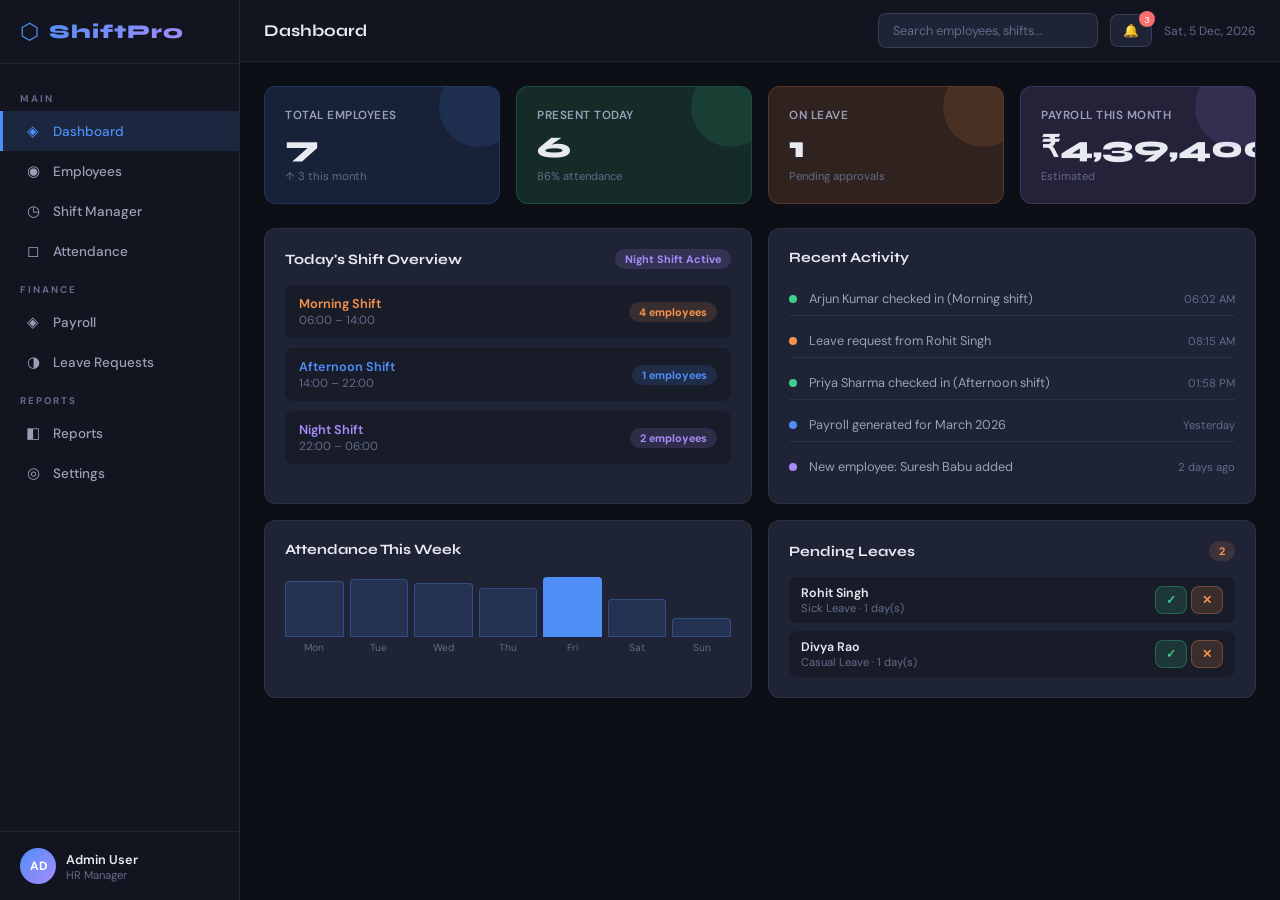
<file: index.html>
<!DOCTYPE html>
<html lang="en">
<head>
<meta charset="UTF-8">
<meta name="viewport" content="width=device-width, initial-scale=1.0">
<title>ShiftPro — Employee Management System</title>
<link href="https://fonts.googleapis.com/css2?family=Syne:wght@400;600;700;800&family=DM+Sans:wght@300;400;500;600&display=swap" rel="stylesheet">
<style>
@import url('https://fonts.googleapis.com/css2?family=Syne:wght@400;600;700;800&family=DM+Sans:wght@300;400;500;600&display=swap');

*, *::before, *::after { box-sizing: border-box; margin: 0; padding: 0; }

:root {
  --bg: #0d0f17;
  --bg2: #12151f;
  --bg3: #181c29;
  --surface: #1e2335;
  --surface2: #252b40;
  --border: rgba(255,255,255,0.07);
  --border2: rgba(255,255,255,0.12);
  --text: #e8eaf2;
  --text2: #9aa0b8;
  --text3: #636b8a;
  --blue: #4f8ef7;
  --blue-dim: rgba(79,142,247,0.15);
  --green: #3ecf8e;
  --green-dim: rgba(62,207,142,0.15);
  --orange: #f7934f;
  --orange-dim: rgba(247,147,79,0.15);
  --purple: #a78bfa;
  --purple-dim: rgba(167,139,250,0.15);
  --red: #f76f6f;
  --red-dim: rgba(247,111,111,0.15);
  --sidebar-w: 240px;
  --topbar-h: 62px;
  --radius: 12px;
  --radius-sm: 8px;
  --shadow: 0 4px 24px rgba(0,0,0,0.4);
  --font-display: 'Syne', sans-serif;
  --font-body: 'DM Sans', sans-serif;
}

html { font-size: 15px; }
body {
  font-family: var(--font-body);
  background: var(--bg);
  color: var(--text);
  min-height: 100vh;
  display: flex;
  overflow-x: hidden;
}

/* ─── SIDEBAR ─────────────────────────────── */
.sidebar {
  width: var(--sidebar-w);
  background: var(--bg2);
  border-right: 1px solid var(--border);
  display: flex;
  flex-direction: column;
  position: fixed;
  top: 0; left: 0; bottom: 0;
  z-index: 200;
  transition: transform 0.3s ease;
}

.sidebar-brand {
  display: flex;
  align-items: center;
  gap: 10px;
  padding: 20px 20px;
  border-bottom: 1px solid var(--border);
}
.brand-icon {
  font-size: 22px;
  color: var(--blue);
  line-height: 1;
}
.brand-name {
  font-family: var(--font-display);
  font-size: 1.3rem;
  font-weight: 800;
  letter-spacing: 1px;
  background: linear-gradient(135deg, var(--blue), var(--purple));
  -webkit-background-clip: text;
  -webkit-text-fill-color: transparent;
}

.sidebar-nav {
  flex: 1;
  padding: 16px 0;
  overflow-y: auto;
}
.nav-section-label {
  font-size: 0.65rem;
  font-weight: 700;
  letter-spacing: 2px;
  color: var(--text3);
  padding: 12px 20px 6px;
}
.nav-item {
  display: flex;
  align-items: center;
  gap: 10px;
  padding: 10px 20px;
  color: var(--text2);
  text-decoration: none;
  font-size: 0.9rem;
  font-weight: 500;
  border-left: 3px solid transparent;
  transition: all 0.2s;
  cursor: pointer;
}
.nav-item:hover { color: var(--text); background: rgba(255,255,255,0.03); }
.nav-item.active {
  color: var(--blue);
  background: var(--blue-dim);
  border-left-color: var(--blue);
}
.nav-icon { font-size: 1rem; width: 20px; text-align: center; }

.sidebar-user {
  display: flex;
  align-items: center;
  gap: 10px;
  padding: 16px 20px;
  border-top: 1px solid var(--border);
}
.user-avatar {
  width: 36px; height: 36px;
  border-radius: 50%;
  background: linear-gradient(135deg, var(--blue), var(--purple));
  display: flex; align-items: center; justify-content: center;
  font-size: 0.8rem; font-weight: 700; color: #fff;
  flex-shrink: 0;
}
.user-name { font-size: 0.85rem; font-weight: 600; }
.user-role { font-size: 0.75rem; color: var(--text3); }

/* ─── MAIN CONTENT ───────────────────────── */
.main-content {
  margin-left: var(--sidebar-w);
  flex: 1;
  display: flex;
  flex-direction: column;
  min-height: 100vh;
}

.topbar {
  height: var(--topbar-h);
  background: var(--bg2);
  border-bottom: 1px solid var(--border);
  display: flex;
  align-items: center;
  justify-content: space-between;
  padding: 0 24px;
  position: sticky; top: 0; z-index: 100;
  gap: 16px;
}
.topbar-left { display: flex; align-items: center; gap: 14px; }
.page-title {
  font-family: var(--font-display);
  font-size: 1.1rem;
  font-weight: 700;
  color: var(--text);
}
.menu-toggle {
  display: none;
  background: none; border: none;
  color: var(--text2); font-size: 1.3rem; cursor: pointer;
}
.topbar-right { display: flex; align-items: center; gap: 12px; }
.search-box input {
  background: var(--surface);
  border: 1px solid var(--border2);
  color: var(--text);
  padding: 8px 14px;
  border-radius: 8px;
  font-family: var(--font-body);
  font-size: 0.85rem;
  width: 220px;
  outline: none;
  transition: border-color 0.2s;
}
.search-box input:focus { border-color: var(--blue); }
.search-box input::placeholder { color: var(--text3); }
.notif-btn {
  background: var(--surface); border: 1px solid var(--border2);
  color: var(--text); padding: 8px 12px; border-radius: 8px;
  cursor: pointer; position: relative; font-size: 0.85rem;
}
.notif-badge {
  position: absolute; top: -4px; right: -4px;
  background: var(--red); color: #fff;
  font-size: 0.65rem; width: 16px; height: 16px;
  border-radius: 50%; display: flex; align-items: center; justify-content: center;
}
.date-display {
  font-size: 0.8rem; color: var(--text3);
  white-space: nowrap;
}

/* ─── PAGE CONTAINER ─────────────────────── */
.page-container { padding: 24px; flex: 1; }
.page { display: none; animation: fadeIn 0.25s ease; }
.page.active { display: block; }
@keyframes fadeIn { from { opacity:0; transform:translateY(8px); } to { opacity:1; transform:none; } }

/* ─── CARDS ──────────────────────────────── */
.card {
  background: var(--surface);
  border: 1px solid var(--border);
  border-radius: var(--radius);
  padding: 20px;
}
.card-header {
  display: flex; align-items: center; justify-content: space-between;
  margin-bottom: 16px;
}
.card-title {
  font-family: var(--font-display);
  font-size: 0.95rem;
  font-weight: 700;
  color: var(--text);
}

/* ─── STATS GRID ─────────────────────────── */
.stats-grid {
  display: grid;
  grid-template-columns: repeat(4, 1fr);
  gap: 16px;
  margin-bottom: 24px;
}
.stat-card {
  border-radius: var(--radius);
  padding: 20px;
  border: 1px solid var(--border);
  position: relative;
  overflow: hidden;
}
.stat-card::before {
  content: '';
  position: absolute; top: 0; right: 0;
  width: 80px; height: 80px;
  border-radius: 50%;
  opacity: 0.12;
  transform: translate(20px, -20px);
}
.accent-blue { background: var(--blue-dim); border-color: rgba(79,142,247,0.2); }
.accent-blue::before { background: var(--blue); }
.accent-green { background: var(--green-dim); border-color: rgba(62,207,142,0.2); }
.accent-green::before { background: var(--green); }
.accent-orange { background: var(--orange-dim); border-color: rgba(247,147,79,0.2); }
.accent-orange::before { background: var(--orange); }
.accent-purple { background: var(--purple-dim); border-color: rgba(167,139,250,0.2); }
.accent-purple::before { background: var(--purple); }

.stat-label { font-size: 0.78rem; color: var(--text2); font-weight: 600; text-transform: uppercase; letter-spacing: 0.5px; }
.stat-value {
  font-family: var(--font-display);
  font-size: 2rem; font-weight: 800;
  margin: 6px 0 4px;
  color: var(--text);
}
.stat-sub { font-size: 0.75rem; color: var(--text3); }

/* ─── DASHBOARD GRID ─────────────────────── */
.dashboard-grid {
  display: grid;
  grid-template-columns: 1fr 1fr;
  gap: 16px;
}
@media (max-width: 900px) { .dashboard-grid { grid-template-columns: 1fr; } }

/* ─── BADGES ─────────────────────────────── */
.badge {
  font-size: 0.72rem; font-weight: 700; padding: 3px 10px;
  border-radius: 20px; display: inline-block;
}
.badge-blue { background: var(--blue-dim); color: var(--blue); }
.badge-green { background: var(--green-dim); color: var(--green); }
.badge-orange { background: var(--orange-dim); color: var(--orange); }
.badge-red { background: var(--red-dim); color: var(--red); }
.badge-purple { background: var(--purple-dim); color: var(--purple); }
.badge-gray { background: rgba(255,255,255,0.06); color: var(--text2); }

/* ─── TABLES ─────────────────────────────── */
.table-card {
  background: var(--surface);
  border: 1px solid var(--border);
  border-radius: var(--radius);
  overflow: hidden;
}
.data-table { width: 100%; border-collapse: collapse; }
.data-table thead { background: var(--bg3); }
.data-table th {
  padding: 12px 16px; text-align: left;
  font-size: 0.75rem; font-weight: 700;
  color: var(--text3); text-transform: uppercase; letter-spacing: 0.5px;
  white-space: nowrap;
}
.data-table td {
  padding: 12px 16px; font-size: 0.88rem;
  border-top: 1px solid var(--border);
  color: var(--text2);
  vertical-align: middle;
}
.data-table tbody tr:hover { background: rgba(255,255,255,0.02); }
.data-table td strong { color: var(--text); font-weight: 600; }

/* ─── BUTTONS ────────────────────────────── */
.btn {
  padding: 9px 18px; border-radius: var(--radius-sm);
  font-family: var(--font-body); font-size: 0.85rem; font-weight: 600;
  cursor: pointer; border: none; transition: all 0.2s; white-space: nowrap;
}
.btn-primary {
  background: var(--blue);
  color: #fff;
}
.btn-primary:hover { background: #3d7ef5; transform: translateY(-1px); }
.btn-secondary {
  background: var(--surface2); border: 1px solid var(--border2);
  color: var(--text);
}
.btn-secondary:hover { background: var(--surface); }
.btn-success {
  background: var(--green-dim); border: 1px solid rgba(62,207,142,0.3);
  color: var(--green); padding: 6px 12px; font-size: 0.78rem;
}
.btn-danger {
  background: var(--red-dim); border: 1px solid rgba(247,111,111,0.3);
  color: var(--red); margin-top: 8px;
}
.btn-warn {
  background: var(--orange-dim); border: 1px solid rgba(247,147,79,0.3);
  color: var(--orange); padding: 6px 12px; font-size: 0.78rem;
}
.btn-sm { padding: 5px 10px; font-size: 0.78rem; }
.btn-icon { background: none; border: none; cursor: pointer; font-size: 1rem; }

/* ─── PAGE ACTIONS ───────────────────────── */
.page-actions {
  display: flex; align-items: center; justify-content: space-between;
  margin-bottom: 20px; gap: 12px; flex-wrap: wrap;
}
.filters { display: flex; gap: 10px; flex-wrap: wrap; }
.filter-select {
  background: var(--surface); border: 1px solid var(--border2);
  color: var(--text); padding: 8px 12px; border-radius: 8px;
  font-family: var(--font-body); font-size: 0.85rem; outline: none;
  cursor: pointer;
}
.filter-select:focus { border-color: var(--blue); }
.attendance-actions { display: flex; gap: 8px; }

/* ─── FORM ───────────────────────────────── */
.form-group { margin-bottom: 16px; }
.form-group label {
  display: block; font-size: 0.8rem; font-weight: 600;
  color: var(--text2); margin-bottom: 6px;
}
.form-input, .form-select, .form-textarea {
  width: 100%;
  background: var(--bg3); border: 1px solid var(--border2);
  color: var(--text); padding: 10px 14px;
  border-radius: 8px; font-family: var(--font-body); font-size: 0.88rem;
  outline: none; transition: border-color 0.2s;
}
.form-input:focus, .form-select:focus, .form-textarea:focus { border-color: var(--blue); }
.form-input::placeholder { color: var(--text3); }
.form-textarea { min-height: 80px; resize: vertical; }
.form-select { cursor: pointer; }
.form-row { display: grid; grid-template-columns: 1fr 1fr; gap: 12px; }

/* ─── MODAL ──────────────────────────────── */
.modal-overlay {
  position: fixed; inset: 0;
  background: rgba(0,0,0,0.7); backdrop-filter: blur(4px);
  z-index: 1000;
  display: none; align-items: center; justify-content: center;
}
.modal-overlay.open { display: flex; }
.modal {
  background: var(--bg2);
  border: 1px solid var(--border2);
  border-radius: 16px;
  width: 520px; max-width: 95vw;
  max-height: 85vh; overflow-y: auto;
  box-shadow: 0 20px 60px rgba(0,0,0,0.6);
  animation: modalIn 0.25s ease;
}
@keyframes modalIn {
  from { opacity:0; transform:scale(0.95) translateY(-10px); }
  to { opacity:1; transform:none; }
}
.modal-header {
  display: flex; align-items: center; justify-content: space-between;
  padding: 20px 24px;
  border-bottom: 1px solid var(--border);
}
.modal-title {
  font-family: var(--font-display); font-size: 1.05rem; font-weight: 700;
}
.modal-close {
  background: none; border: none; color: var(--text3);
  font-size: 1.1rem; cursor: pointer; padding: 4px;
  transition: color 0.2s;
}
.modal-close:hover { color: var(--text); }
.modal-body { padding: 20px 24px; }
.modal-footer {
  padding: 16px 24px;
  border-top: 1px solid var(--border);
  display: flex; justify-content: flex-end; gap: 10px;
}

/* ─── TOAST ──────────────────────────────── */
.toast {
  position: fixed; bottom: 24px; right: 24px; z-index: 2000;
  background: var(--surface2); border: 1px solid var(--border2);
  color: var(--text); padding: 12px 20px;
  border-radius: 10px; font-size: 0.88rem;
  box-shadow: 0 8px 32px rgba(0,0,0,0.4);
  transform: translateY(20px); opacity: 0;
  transition: all 0.3s; pointer-events: none;
}
.toast.show { transform: none; opacity: 1; }
.toast.success { border-left: 3px solid var(--green); }
.toast.error { border-left: 3px solid var(--red); }
.toast.info { border-left: 3px solid var(--blue); }

/* ─── SHIFT LIST ─────────────────────────── */
.shift-list { display: flex; flex-direction: column; gap: 10px; }
.shift-item {
  display: flex; align-items: center; justify-content: space-between;
  padding: 10px 14px;
  background: var(--bg3); border-radius: 8px;
  font-size: 0.85rem;
}
.shift-item-name { font-weight: 600; color: var(--text); }
.shift-item-time { color: var(--text3); font-size: 0.78rem; }
.shift-item-count { font-size: 0.78rem; }

/* ─── ACTIVITY LIST ──────────────────────── */
.activity-list { display: flex; flex-direction: column; gap: 8px; }
.activity-item {
  display: flex; align-items: center; gap: 12px;
  font-size: 0.85rem; padding: 8px 0;
  border-bottom: 1px solid var(--border);
}
.activity-item:last-child { border-bottom: none; }
.activity-dot {
  width: 8px; height: 8px; border-radius: 50%; flex-shrink: 0;
}
.activity-text { color: var(--text2); flex: 1; }
.activity-time { color: var(--text3); font-size: 0.75rem; }

/* ─── MINI CHART ─────────────────────────── */
.mini-chart {
  display: flex; align-items: flex-end; gap: 6px;
  height: 80px; padding-top: 10px;
}
.chart-bar-wrap { flex: 1; display: flex; flex-direction: column; align-items: center; gap: 4px; }
.chart-bar {
  width: 100%; background: var(--blue-dim);
  border: 1px solid rgba(79,142,247,0.3);
  border-radius: 4px 4px 0 0;
  transition: height 0.6s ease;
  min-height: 4px;
}
.chart-label { font-size: 0.68rem; color: var(--text3); }

/* ─── LEAVE MINI LIST ────────────────────── */
.leave-mini-list { display: flex; flex-direction: column; gap: 8px; }
.leave-mini-item {
  display: flex; align-items: center; justify-content: space-between;
  font-size: 0.83rem;
  padding: 8px 12px;
  background: var(--bg3); border-radius: 8px;
}
.leave-mini-name { font-weight: 600; color: var(--text); }
.leave-mini-date { color: var(--text3); font-size: 0.75rem; }

/* ─── SHIFT TABS ─────────────────────────── */
.shift-tabs { display: flex; gap: 4px; background: var(--surface); border-radius: 8px; padding: 4px; }
.shift-tab {
  padding: 7px 16px; border-radius: 6px;
  background: none; border: none; cursor: pointer;
  font-family: var(--font-body); font-size: 0.85rem; font-weight: 500;
  color: var(--text2); transition: all 0.2s;
}
.shift-tab.active { background: var(--blue); color: #fff; }
.shift-tab-content { display: none; }
.shift-tab-content.active { display: block; }

/* ─── SHIFT ROSTER CARDS ─────────────────── */
.shift-cards-grid { display: grid; grid-template-columns: repeat(3, 1fr); gap: 16px; }
.shift-roster-card {
  background: var(--surface); border: 1px solid var(--border);
  border-radius: var(--radius); padding: 20px; position: relative; overflow: hidden;
}
.shift-roster-card::before {
  content: '';
  position: absolute; top: 0; left: 0; right: 0; height: 3px;
}
.shift-morning::before { background: var(--orange); }
.shift-afternoon::before { background: var(--blue); }
.shift-night::before { background: var(--purple); }
.shift-card-name {
  font-family: var(--font-display); font-size: 1rem; font-weight: 700; margin-bottom: 4px;
}
.shift-card-time { font-size: 0.82rem; color: var(--text3); margin-bottom: 14px; }
.shift-card-employees { display: flex; flex-direction: column; gap: 6px; }
.shift-emp-chip {
  display: flex; align-items: center; gap: 8px;
  font-size: 0.82rem; padding: 6px 10px;
  background: var(--bg3); border-radius: 6px;
}
.shift-emp-avatar {
  width: 24px; height: 24px; border-radius: 50%;
  background: var(--blue-dim);
  display: flex; align-items: center; justify-content: center;
  font-size: 0.65rem; font-weight: 700; color: var(--blue);
}

/* ─── PATTERNS GRID ──────────────────────── */
.patterns-grid { display: grid; grid-template-columns: repeat(2, 1fr); gap: 16px; }
.pattern-card {
  background: var(--surface); border: 1px solid var(--border);
  border-radius: var(--radius); padding: 18px;
}
.pattern-title { font-family: var(--font-display); font-weight: 700; margin-bottom: 8px; }
.pattern-days {
  display: flex; gap: 4px; flex-wrap: wrap; margin-bottom: 10px;
}
.day-chip {
  padding: 3px 8px; border-radius: 4px;
  font-size: 0.72rem; font-weight: 600;
}
.day-on { background: var(--blue-dim); color: var(--blue); }
.day-off { background: var(--red-dim); color: var(--red); }

/* ─── PAYROLL ────────────────────────────── */
.payroll-summary {
  display: grid; grid-template-columns: repeat(4, 1fr);
  gap: 12px; margin-bottom: 20px;
}
.payroll-sum-card {
  background: var(--surface); border: 1px solid var(--border);
  border-radius: var(--radius-sm); padding: 14px;
  text-align: center;
}
.payroll-sum-label { font-size: 0.75rem; color: var(--text3); font-weight: 600; }
.payroll-sum-value {
  font-family: var(--font-display); font-size: 1.4rem;
  font-weight: 800; color: var(--text); margin-top: 4px;
}

/* ─── REPORTS ────────────────────────────── */
.reports-grid { display: grid; grid-template-columns: repeat(2, 1fr); gap: 16px; margin-bottom: 24px; }
.report-card {
  background: var(--surface); border: 1px solid var(--border);
  border-radius: var(--radius); padding: 24px; text-align: center;
  transition: transform 0.2s, border-color 0.2s;
}
.report-card:hover { transform: translateY(-2px); border-color: var(--border2); }
.rpt-icon { font-size: 2rem; margin-bottom: 10px; }
.rpt-title { font-family: var(--font-display); font-size: 1rem; font-weight: 700; margin-bottom: 6px; }
.rpt-desc { font-size: 0.82rem; color: var(--text3); margin-bottom: 16px; }
.report-output {
  background: var(--surface); border: 1px solid var(--border);
  border-radius: var(--radius); padding: 20px;
}

/* ─── SETTINGS ───────────────────────────── */
.settings-grid { display: grid; grid-template-columns: 1fr 1fr; gap: 16px; }
.settings-form { display: flex; flex-direction: column; gap: 0; }
.settings-note { font-size: 0.82rem; color: var(--text3); margin-bottom: 14px; }

/* ─── RESPONSIVE ─────────────────────────── */
@media (max-width: 1100px) {
  .stats-grid { grid-template-columns: repeat(2, 1fr); }
  .shift-cards-grid { grid-template-columns: repeat(2, 1fr); }
  .payroll-summary { grid-template-columns: repeat(2, 1fr); }
  .settings-grid { grid-template-columns: 1fr; }
}
@media (max-width: 768px) {
  .sidebar { transform: translateX(-100%); }
  .sidebar.open { transform: none; }
  .main-content { margin-left: 0; }
  .menu-toggle { display: block; }
  .stats-grid { grid-template-columns: 1fr 1fr; }
  .shift-cards-grid { grid-template-columns: 1fr; }
  .form-row { grid-template-columns: 1fr; }
  .search-box { display: none; }
  .reports-grid { grid-template-columns: 1fr; }
  .patterns-grid { grid-template-columns: 1fr; }
}
@media (max-width: 500px) {
  .stats-grid { grid-template-columns: 1fr; }
  .page-container { padding: 14px; }
}

/* ─── SCROLLBAR ──────────────────────────── */
::-webkit-scrollbar { width: 6px; height: 6px; }
::-webkit-scrollbar-track { background: transparent; }
::-webkit-scrollbar-thumb { background: var(--surface2); border-radius: 3px; }
::-webkit-scrollbar-thumb:hover { background: var(--text3); }

/* ─── EXTRAS ─────────────────────────────── */
.empty-state {
  text-align: center; padding: 40px;
  color: var(--text3); font-size: 0.88rem;
}
.empty-state .empty-icon { font-size: 2rem; margin-bottom: 10px; }
.action-buttons { display: flex; gap: 6px; }
.status-dot {
  display: inline-block; width: 7px; height: 7px;
  border-radius: 50%; margin-right: 6px;
}

</style>
</head>
<body>

<!-- Sidebar -->
<aside class="sidebar" id="sidebar">
  <div class="sidebar-brand">
    <div class="brand-icon">⬡</div>
    <span class="brand-name">ShiftPro</span>
  </div>
  <nav class="sidebar-nav">
    <div class="nav-section-label">MAIN</div>
    <a href="#" class="nav-item active" data-page="dashboard"><span class="nav-icon">◈</span><span>Dashboard</span></a>
    <a href="#" class="nav-item" data-page="employees"><span class="nav-icon">◉</span><span>Employees</span></a>
    <a href="#" class="nav-item" data-page="shifts"><span class="nav-icon">◷</span><span>Shift Manager</span></a>
    <a href="#" class="nav-item" data-page="attendance"><span class="nav-icon">◻</span><span>Attendance</span></a>
    <div class="nav-section-label">FINANCE</div>
    <a href="#" class="nav-item" data-page="payroll"><span class="nav-icon">◈</span><span>Payroll</span></a>
    <a href="#" class="nav-item" data-page="leaves"><span class="nav-icon">◑</span><span>Leave Requests</span></a>
    <div class="nav-section-label">REPORTS</div>
    <a href="#" class="nav-item" data-page="reports"><span class="nav-icon">◧</span><span>Reports</span></a>
    <a href="#" class="nav-item" data-page="settings"><span class="nav-icon">◎</span><span>Settings</span></a>
  </nav>
  <div class="sidebar-user">
    <div class="user-avatar">AD</div>
    <div class="user-info">
      <div class="user-name">Admin User</div>
      <div class="user-role">HR Manager</div>
    </div>
  </div>
</aside>

<main class="main-content">
  <header class="topbar">
    <div class="topbar-left">
      <button class="menu-toggle" id="menuToggle">☰</button>
      <div class="page-title" id="pageTitle">Dashboard</div>
    </div>
    <div class="topbar-right">
      <div class="search-box"><input type="text" placeholder="Search employees, shifts..." id="globalSearch"></div>
      <button class="notif-btn" id="notifBtn">🔔 <span class="notif-badge">3</span></button>
      <div class="date-display" id="currentDate"></div>
    </div>
  </header>

  <div class="page-container">

    <!-- DASHBOARD -->
    <div class="page active" id="page-dashboard">
      <div class="stats-grid">
        <div class="stat-card accent-blue"><div class="stat-label">Total Employees</div><div class="stat-value" id="stat-total">0</div><div class="stat-sub">↑ 3 this month</div></div>
        <div class="stat-card accent-green"><div class="stat-label">Present Today</div><div class="stat-value" id="stat-present">0</div><div class="stat-sub" id="stat-attendance-pct">0% attendance</div></div>
        <div class="stat-card accent-orange"><div class="stat-label">On Leave</div><div class="stat-value" id="stat-leave">0</div><div class="stat-sub">Pending approvals</div></div>
        <div class="stat-card accent-purple"><div class="stat-label">Payroll This Month</div><div class="stat-value" id="stat-payroll">₹0</div><div class="stat-sub">Estimated</div></div>
      </div>
      <div class="dashboard-grid">
        <div class="card">
          <div class="card-header"><div class="card-title">Today's Shift Overview</div><span class="badge badge-blue" id="today-shift-label">Loading...</span></div>
          <div id="today-shifts-list" class="shift-list"></div>
        </div>
        <div class="card">
          <div class="card-header"><div class="card-title">Recent Activity</div></div>
          <div id="recent-activity" class="activity-list"></div>
        </div>
        <div class="card">
          <div class="card-header"><div class="card-title">Attendance This Week</div></div>
          <div class="mini-chart" id="weekChart"></div>
        </div>
        <div class="card">
          <div class="card-header"><div class="card-title">Pending Leaves</div><span class="badge badge-orange" id="pending-leave-count">0</span></div>
          <div id="pending-leaves-list" class="leave-mini-list"></div>
        </div>
      </div>
    </div>

    <!-- EMPLOYEES -->
    <div class="page" id="page-employees">
      <div class="page-actions">
        <div class="filters">
          <select class="filter-select" id="deptFilter">
            <option value="">All Departments</option>
            <option value="Engineering">Engineering</option><option value="Sales">Sales</option>
            <option value="HR">HR</option><option value="Operations">Operations</option><option value="Finance">Finance</option>
          </select>
          <select class="filter-select" id="shiftFilter">
            <option value="">All Shifts</option>
            <option value="Morning">Morning</option><option value="Afternoon">Afternoon</option><option value="Night">Night</option>
          </select>
        </div>
        <button class="btn btn-primary" id="addEmployeeBtn">+ Add Employee</button>
      </div>
      <div class="table-card">
        <table class="data-table"><thead><tr><th>ID</th><th>Name</th><th>Department</th><th>Role</th><th>Shift</th><th>Status</th><th>Salary/Day</th><th>Actions</th></tr></thead>
        <tbody id="employeeTableBody"></tbody></table>
      </div>
    </div>

    <!-- SHIFTS -->
    <div class="page" id="page-shifts">
      <div class="page-actions">
        <div class="shift-tabs">
          <button class="shift-tab active" data-tab="roster">Shift Roster</button>
          <button class="shift-tab" data-tab="assign">Assign Shifts</button>
          <button class="shift-tab" data-tab="patterns">Shift Patterns</button>
        </div>
        <button class="btn btn-primary" id="addShiftBtn">+ New Shift</button>
      </div>
      <div id="tab-roster" class="shift-tab-content active"><div class="shift-cards-grid" id="shiftRosterGrid"></div></div>
      <div id="tab-assign" class="shift-tab-content">
        <div class="table-card"><table class="data-table"><thead><tr><th>Employee</th><th>Current Shift</th><th>New Shift</th><th>Effective Date</th><th>Action</th></tr></thead><tbody id="assignShiftBody"></tbody></table></div>
      </div>
      <div id="tab-patterns" class="shift-tab-content"><div class="patterns-grid" id="patternsGrid"></div></div>
    </div>

    <!-- ATTENDANCE -->
    <div class="page" id="page-attendance">
      <div class="page-actions">
        <div class="filters">
          <input type="date" class="filter-select" id="attDateFilter">
          <select class="filter-select" id="attShiftFilter">
            <option value="">All Shifts</option>
            <option value="Morning">Morning</option><option value="Afternoon">Afternoon</option><option value="Night">Night</option>
          </select>
        </div>
        <div class="attendance-actions">
          <button class="btn btn-secondary" id="markAllPresentBtn">✓ Mark All Present</button>
          <button class="btn btn-primary" id="exportAttendanceBtn">⬇ Export</button>
        </div>
      </div>
      <div class="table-card"><table class="data-table"><thead><tr><th>Employee</th><th>Shift</th><th>Check In</th><th>Check Out</th><th>Hours</th><th>Status</th><th>Action</th></tr></thead><tbody id="attendanceTableBody"></tbody></table></div>
    </div>

    <!-- PAYROLL -->
    <div class="page" id="page-payroll">
      <div class="page-actions">
        <div class="filters">
          <select class="filter-select" id="payrollMonth">
            <option value="0">January</option><option value="1">February</option><option value="2">March</option>
            <option value="3">April</option><option value="4">May</option><option value="5">June</option>
            <option value="6">July</option><option value="7">August</option><option value="8">September</option>
            <option value="9">October</option><option value="10">November</option><option value="11">December</option>
          </select>
          <select class="filter-select" id="payrollYear"><option value="2025">2025</option><option value="2026">2026</option></select>
        </div>
        <div style="display:flex;gap:8px;">
          <button class="btn btn-secondary" id="calcPayrollBtn">⟳ Calculate</button>
          <button class="btn btn-primary" id="exportPayrollBtn">⬇ Export Payroll</button>
        </div>
      </div>
      <div class="payroll-summary" id="payrollSummary"></div>
      <div class="table-card"><table class="data-table"><thead><tr><th>Employee</th><th>Shift</th><th>Days Present</th><th>Days Absent</th><th>Overtime Hrs</th><th>Base Pay</th><th>Deductions</th><th>Net Pay</th><th>Status</th></tr></thead><tbody id="payrollTableBody"></tbody></table></div>
    </div>

    <!-- LEAVES -->
    <div class="page" id="page-leaves">
      <div class="page-actions">
        <select class="filter-select" id="leaveStatusFilter">
          <option value="">All Status</option><option value="Pending">Pending</option>
          <option value="Approved">Approved</option><option value="Rejected">Rejected</option>
        </select>
        <button class="btn btn-primary" id="addLeaveBtn">+ Apply Leave</button>
      </div>
      <div class="table-card"><table class="data-table"><thead><tr><th>Employee</th><th>Type</th><th>From</th><th>To</th><th>Days</th><th>Reason</th><th>Status</th><th>Actions</th></tr></thead><tbody id="leaveTableBody"></tbody></table></div>
    </div>

    <!-- REPORTS -->
    <div class="page" id="page-reports">
      <div class="reports-grid">
        <div class="report-card"><div class="rpt-icon">📊</div><div class="rpt-title">Attendance Report</div><div class="rpt-desc">Monthly attendance summary by shift and department</div><button class="btn btn-primary rpt-btn" data-report="attendance">Generate</button></div>
        <div class="report-card"><div class="rpt-icon">💰</div><div class="rpt-title">Payroll Report</div><div class="rpt-desc">Salary breakdown, deductions and net pay summary</div><button class="btn btn-primary rpt-btn" data-report="payroll">Generate</button></div>
        <div class="report-card"><div class="rpt-icon">🔄</div><div class="rpt-title">Shift Coverage Report</div><div class="rpt-desc">Shift-wise headcount and coverage analytics</div><button class="btn btn-primary rpt-btn" data-report="shifts">Generate</button></div>
        <div class="report-card"><div class="rpt-icon">🏖️</div><div class="rpt-title">Leave Report</div><div class="rpt-desc">Leave utilization per employee and department</div><button class="btn btn-primary rpt-btn" data-report="leaves">Generate</button></div>
      </div>
      <div id="report-output" class="report-output" style="display:none"></div>
    </div>

    <!-- SETTINGS -->
    <div class="page" id="page-settings">
      <div class="settings-grid">
        <div class="card">
          <div class="card-header"><div class="card-title">Company Settings</div></div>
          <div class="settings-form">
            <div class="form-group"><label>Company Name</label><input class="form-input" id="companyName" value="ShiftPro Corp"></div>
            <div class="form-group"><label>Working Hours/Day</label><input class="form-input" id="workHours" value="8" type="number"></div>
            <div class="form-group"><label>Overtime Rate (multiplier)</label><input class="form-input" id="otRate" value="1.5" type="number" step="0.1"></div>
            <div class="form-group"><label>Leave Days/Year</label><input class="form-input" id="leaveDays" value="24" type="number"></div>
            <button class="btn btn-primary" onclick="saveSettings()">Save Settings</button>
          </div>
        </div>
        <div class="card">
          <div class="card-header"><div class="card-title">Shift Timings</div></div>
          <div class="settings-form" id="shiftTimingsForm"></div>
        </div>
        <div class="card">
          <div class="card-header"><div class="card-title">Data Management</div></div>
          <div class="settings-form">
            <p class="settings-note">Export or reset all application data. Use with caution.</p>
            <button class="btn btn-secondary" onclick="exportData()">⬇ Export All Data (JSON)</button>
            <button class="btn btn-danger" onclick="resetData()">⚠ Reset All Data</button>
          </div>
        </div>
      </div>
    </div>

  </div>
</main>

<!-- MODAL -->
<div class="modal-overlay" id="modalOverlay">
  <div class="modal" id="modal">
    <div class="modal-header">
      <div class="modal-title" id="modalTitle">Modal</div>
      <button class="modal-close" id="modalClose">✕</button>
    </div>
    <div class="modal-body" id="modalBody"></div>
    <div class="modal-footer" id="modalFooter"></div>
  </div>
</div>

<div class="toast" id="toast"></div>

<script>
// ═══════════════════════════════════════════════════════════
//  ShiftPro — Employee Management System
//  Complete Application Logic
// ═══════════════════════════════════════════════════════════

// ─── DATA STORE ─────────────────────────────────────────────
let db = loadDB();

function defaultDB() {
  const today = new Date();
  const y = today.getFullYear();
  const m = String(today.getMonth() + 1).padStart(2, '0');
  const d = String(today.getDate()).padStart(2, '0');
  const todayStr = `${y}-${m}-${d}`;

  return {
    settings: {
      companyName: 'ShiftPro Corp',
      workHours: 8,
      otRate: 1.5,
      leaveDays: 24,
      shiftTimings: {
        Morning:   { start: '06:00', end: '14:00' },
        Afternoon: { start: '14:00', end: '22:00' },
        Night:     { start: '22:00', end: '06:00' }
      }
    },
    employees: [
      { id: 'EMP001', name: 'Arjun Kumar',    dept: 'Engineering', role: 'Software Engineer', shift: 'Morning',   salaryPerDay: 2500, status: 'Active',   joinDate: '2023-01-10', phone: '9876543210', email: 'arjun@company.com' },
      { id: 'EMP002', name: 'Priya Sharma',   dept: 'Engineering', role: 'QA Engineer',       shift: 'Afternoon', salaryPerDay: 2200, status: 'Active',   joinDate: '2023-03-15', phone: '9876543211', email: 'priya@company.com' },
      { id: 'EMP003', name: 'Rohit Singh',    dept: 'Sales',       role: 'Sales Manager',     shift: 'Morning',   salaryPerDay: 2800, status: 'Active',   joinDate: '2022-11-01', phone: '9876543212', email: 'rohit@company.com' },
      { id: 'EMP004', name: 'Meena Nair',     dept: 'HR',          role: 'HR Executive',      shift: 'Morning',   salaryPerDay: 2000, status: 'Active',   joinDate: '2023-06-20', phone: '9876543213', email: 'meena@company.com' },
      { id: 'EMP005', name: 'Vikram Patel',   dept: 'Operations',  role: 'Operations Lead',   shift: 'Night',     salaryPerDay: 2600, status: 'Active',   joinDate: '2022-08-05', phone: '9876543214', email: 'vikram@company.com' },
      { id: 'EMP006', name: 'Divya Rao',      dept: 'Finance',     role: 'Accountant',        shift: 'Morning',   salaryPerDay: 2100, status: 'Active',   joinDate: '2023-02-14', phone: '9876543215', email: 'divya@company.com' },
      { id: 'EMP007', name: 'Suresh Babu',    dept: 'Engineering', role: 'DevOps Engineer',   shift: 'Night',     salaryPerDay: 2700, status: 'Active',   joinDate: '2022-09-30', phone: '9876543216', email: 'suresh@company.com' },
      { id: 'EMP008', name: 'Kavitha Menon',  dept: 'Sales',       role: 'Sales Executive',   shift: 'Afternoon', salaryPerDay: 1900, status: 'Inactive', joinDate: '2023-04-11', phone: '9876543217', email: 'kavitha@company.com' },
    ],
    attendance: generateSampleAttendance(todayStr),
    leaves: [
      { id: 'L001', empId: 'EMP003', type: 'Sick Leave',   from: todayStr, to: todayStr, days: 1, reason: 'Fever',        status: 'Pending' },
      { id: 'L002', empId: 'EMP006', type: 'Casual Leave', from: todayStr, to: todayStr, days: 1, reason: 'Personal work', status: 'Pending' },
      { id: 'L003', empId: 'EMP002', type: 'Annual Leave', from: '2026-05-01', to: '2026-05-03', days: 3, reason: 'Vacation', status: 'Approved' },
    ],
    activity: [
      { text: 'Arjun Kumar checked in (Morning shift)', time: '06:02 AM', color: 'var(--green)' },
      { text: 'Leave request from Rohit Singh', time: '08:15 AM', color: 'var(--orange)' },
      { text: 'Priya Sharma checked in (Afternoon shift)', time: '01:58 PM', color: 'var(--green)' },
      { text: 'Payroll generated for March 2026', time: 'Yesterday', color: 'var(--blue)' },
      { text: 'New employee: Suresh Babu added', time: '2 days ago', color: 'var(--purple)' },
    ],
    payrollHistory: {}
  };
}

function generateSampleAttendance(todayStr) {
  const empIds = ['EMP001','EMP002','EMP003','EMP004','EMP005','EMP006','EMP007','EMP008'];
  const rec = {};
  empIds.forEach(id => {
    rec[`${todayStr}_${id}`] = {
      date: todayStr, empId: id,
      checkIn: id === 'EMP008' ? null : randomTime(6, 9),
      checkOut: null,
      status: id === 'EMP008' ? 'Absent' : (id === 'EMP003' ? 'On Leave' : 'Present'),
      overtimeHrs: 0
    };
  });
  return rec;
}

function randomTime(startHour, range) {
  const h = startHour + Math.floor(Math.random() * range);
  const min = Math.floor(Math.random() * 60);
  return `${String(h).padStart(2,'0')}:${String(min).padStart(2,'0')}`;
}

function loadDB() {
  try {
    const raw = localStorage.getItem('shiftpro_db');
    return raw ? JSON.parse(raw) : defaultDB();
  } catch { return defaultDB(); }
}

function saveDB() {
  localStorage.setItem('shiftpro_db', JSON.stringify(db));
}

// ─── NAVIGATION ──────────────────────────────────────────────
function navigate(page) {
  document.querySelectorAll('.page').forEach(p => p.classList.remove('active'));
  document.querySelectorAll('.nav-item').forEach(n => n.classList.remove('active'));
  const pg = document.getElementById('page-' + page);
  if (pg) pg.classList.add('active');
  const nav = document.querySelector(`.nav-item[data-page="${page}"]`);
  if (nav) nav.classList.add('active');
  document.getElementById('pageTitle').textContent = {
    dashboard: 'Dashboard', employees: 'Employees', shifts: 'Shift Manager',
    attendance: 'Attendance', payroll: 'Payroll', leaves: 'Leave Requests',
    reports: 'Reports', settings: 'Settings'
  }[page] || page;
  closeSidebar();
  renderPage(page);
}

function renderPage(page) {
  switch(page) {
    case 'dashboard':  renderDashboard(); break;
    case 'employees':  renderEmployees(); break;
    case 'shifts':     renderShifts(); break;
    case 'attendance': renderAttendance(); break;
    case 'payroll':    renderPayroll(); break;
    case 'leaves':     renderLeaves(); break;
    case 'reports':    break;
    case 'settings':   renderSettings(); break;
  }
}

// ─── DASHBOARD ───────────────────────────────────────────────
function renderDashboard() {
  const emp = db.employees;
  const active = emp.filter(e => e.status === 'Active');
  const todayStr = getTodayStr();
  const att = Object.values(db.attendance).filter(a => a.date === todayStr);
  const present = att.filter(a => a.status === 'Present').length;
  const onLeave = att.filter(a => a.status === 'On Leave').length;
  const pct = active.length ? Math.round((present / active.length) * 100) : 0;

  document.getElementById('stat-total').textContent = active.length;
  document.getElementById('stat-present').textContent = present;
  document.getElementById('stat-leave').textContent = onLeave;
  document.getElementById('stat-attendance-pct').textContent = `${pct}% attendance`;

  // Payroll estimate
  const monthTotal = active.reduce((s, e) => s + (e.salaryPerDay * 26), 0);
  document.getElementById('stat-payroll').textContent = '₹' + formatNum(monthTotal);

  // Today's shift overview
  const shiftLabel = document.getElementById('today-shift-label');
  const now = new Date();
  const h = now.getHours();
  let currentShift = h >= 6 && h < 14 ? 'Morning' : h >= 14 && h < 22 ? 'Afternoon' : 'Night';
  shiftLabel.textContent = currentShift + ' Shift Active';
  shiftLabel.className = 'badge ' + (currentShift === 'Morning' ? 'badge-orange' : currentShift === 'Afternoon' ? 'badge-blue' : 'badge-purple');

  const shifts = ['Morning', 'Afternoon', 'Night'];
  const shiftList = document.getElementById('today-shifts-list');
  shiftList.innerHTML = '';
  shifts.forEach(s => {
    const count = active.filter(e => e.shift === s).length;
    const times = db.settings.shiftTimings[s];
    const colorMap = { Morning: 'var(--orange)', Afternoon: 'var(--blue)', Night: 'var(--purple)' };
    shiftList.innerHTML += `
      <div class="shift-item">
        <div>
          <div class="shift-item-name" style="color:${colorMap[s]}">${s} Shift</div>
          <div class="shift-item-time">${times.start} – ${times.end}</div>
        </div>
        <span class="badge ${s==='Morning'?'badge-orange':s==='Afternoon'?'badge-blue':'badge-purple'}">${count} employees</span>
      </div>`;
  });

  // Recent activity
  const actEl = document.getElementById('recent-activity');
  actEl.innerHTML = '';
  db.activity.slice(0, 5).forEach(a => {
    actEl.innerHTML += `
      <div class="activity-item">
        <div class="activity-dot" style="background:${a.color}"></div>
        <div class="activity-text">${a.text}</div>
        <div class="activity-time">${a.time}</div>
      </div>`;
  });

  // Week chart
  const days = ['Mon','Tue','Wed','Thu','Fri','Sat','Sun'];
  const weekData = [88, 92, 85, 78, 95, 60, 30]; // sample %
  const chart = document.getElementById('weekChart');
  chart.innerHTML = '';
  const max = Math.max(...weekData);
  weekData.forEach((v, i) => {
    const h = Math.max(8, (v / max) * 60);
    chart.innerHTML += `
      <div class="chart-bar-wrap">
        <div class="chart-bar" style="height:${h}px;background:${v===max?'var(--blue)':'var(--blue-dim)'}"></div>
        <div class="chart-label">${days[i]}</div>
      </div>`;
  });

  // Pending leaves
  const pending = db.leaves.filter(l => l.status === 'Pending');
  document.getElementById('pending-leave-count').textContent = pending.length;
  const leaveList = document.getElementById('pending-leaves-list');
  leaveList.innerHTML = '';
  if (!pending.length) {
    leaveList.innerHTML = '<div class="empty-state"><div>No pending leaves 🎉</div></div>';
  } else {
    pending.slice(0, 3).forEach(l => {
      const emp = db.employees.find(e => e.id === l.empId);
      leaveList.innerHTML += `
        <div class="leave-mini-item">
          <div>
            <div class="leave-mini-name">${emp ? emp.name : l.empId}</div>
            <div class="leave-mini-date">${l.type} · ${l.days} day(s)</div>
          </div>
          <div style="display:flex;gap:4px;">
            <button class="btn btn-success btn-sm" onclick="approveLeave('${l.id}')">✓</button>
            <button class="btn btn-warn btn-sm" onclick="rejectLeave('${l.id}')">✕</button>
          </div>
        </div>`;
    });
  }
}

// ─── EMPLOYEES ───────────────────────────────────────────────
function renderEmployees() {
  const deptF = document.getElementById('deptFilter').value;
  const shiftF = document.getElementById('shiftFilter').value;
  const search = (document.getElementById('globalSearch').value || '').toLowerCase();
  let emps = db.employees.filter(e => {
    if (deptF && e.dept !== deptF) return false;
    if (shiftF && e.shift !== shiftF) return false;
    if (search && !e.name.toLowerCase().includes(search) && !e.id.toLowerCase().includes(search)) return false;
    return true;
  });
  const tbody = document.getElementById('employeeTableBody');
  if (!emps.length) {
    tbody.innerHTML = `<tr><td colspan="8"><div class="empty-state"><div class="empty-icon">👥</div>No employees found</div></td></tr>`;
    return;
  }
  tbody.innerHTML = emps.map(e => `
    <tr>
      <td><span style="font-family:var(--font-display);font-size:0.8rem;color:var(--blue)">${e.id}</span></td>
      <td><strong>${e.name}</strong></td>
      <td>${e.dept}</td>
      <td style="color:var(--text3)">${e.role}</td>
      <td><span class="badge ${e.shift==='Morning'?'badge-orange':e.shift==='Afternoon'?'badge-blue':'badge-purple'}">${e.shift}</span></td>
      <td><span class="badge ${e.status==='Active'?'badge-green':'badge-red'}">${e.status}</span></td>
      <td>₹${formatNum(e.salaryPerDay)}</td>
      <td>
        <div class="action-buttons">
          <button class="btn btn-secondary btn-sm" onclick="editEmployee('${e.id}')">Edit</button>
          <button class="btn btn-danger btn-sm" onclick="deleteEmployee('${e.id}')">Del</button>
        </div>
      </td>
    </tr>`).join('');
}

function addEmployee() {
  openModal('Add New Employee', `
    <div class="form-row">
      <div class="form-group"><label>Employee ID</label><input class="form-input" id="f-id" placeholder="EMP009"></div>
      <div class="form-group"><label>Full Name</label><input class="form-input" id="f-name" placeholder="Full Name"></div>
    </div>
    <div class="form-row">
      <div class="form-group"><label>Department</label>
        <select class="form-select" id="f-dept">
          <option>Engineering</option><option>Sales</option><option>HR</option>
          <option>Operations</option><option>Finance</option>
        </select>
      </div>
      <div class="form-group"><label>Role / Designation</label><input class="form-input" id="f-role" placeholder="e.g. Software Engineer"></div>
    </div>
    <div class="form-row">
      <div class="form-group"><label>Shift</label>
        <select class="form-select" id="f-shift">
          <option>Morning</option><option>Afternoon</option><option>Night</option>
        </select>
      </div>
      <div class="form-group"><label>Salary Per Day (₹)</label><input class="form-input" id="f-salary" type="number" placeholder="2000"></div>
    </div>
    <div class="form-row">
      <div class="form-group"><label>Phone</label><input class="form-input" id="f-phone" placeholder="9876543210"></div>
      <div class="form-group"><label>Email</label><input class="form-input" id="f-email" type="email" placeholder="email@company.com"></div>
    </div>
    <div class="form-row">
      <div class="form-group"><label>Join Date</label><input class="form-input" id="f-join" type="date"></div>
      <div class="form-group"><label>Status</label>
        <select class="form-select" id="f-status"><option>Active</option><option>Inactive</option></select>
      </div>
    </div>
  `, [
    { label: 'Cancel', cls: 'btn-secondary', action: closeModal },
    { label: 'Add Employee', cls: 'btn-primary', action: saveEmployee }
  ]);
  document.getElementById('f-join').value = getTodayStr();
}

function saveEmployee() {
  const id = v('f-id'), name = v('f-name'), dept = v('f-dept'), role = v('f-role'),
    shift = v('f-shift'), salary = parseFloat(v('f-salary')), phone = v('f-phone'),
    email = v('f-email'), join = v('f-join'), status = v('f-status');
  if (!id || !name || !salary) return toast('Fill required fields', 'error');
  if (db.employees.find(e => e.id === id)) return toast('Employee ID already exists', 'error');
  db.employees.push({ id, name, dept, role, shift, salaryPerDay: salary, phone, email, joinDate: join, status });
  db.activity.unshift({ text: `New employee added: ${name}`, time: 'Just now', color: 'var(--purple)' });
  saveDB();
  closeModal();
  renderEmployees();
  toast('Employee added successfully', 'success');
}

function editEmployee(id) {
  const e = db.employees.find(x => x.id === id);
  if (!e) return;
  openModal('Edit Employee — ' + e.name, `
    <div class="form-row">
      <div class="form-group"><label>Full Name</label><input class="form-input" id="ef-name" value="${e.name}"></div>
      <div class="form-group"><label>Role</label><input class="form-input" id="ef-role" value="${e.role}"></div>
    </div>
    <div class="form-row">
      <div class="form-group"><label>Department</label>
        <select class="form-select" id="ef-dept">
          ${['Engineering','Sales','HR','Operations','Finance'].map(d=>`<option ${d===e.dept?'selected':''}>${d}</option>`).join('')}
        </select>
      </div>
      <div class="form-group"><label>Shift</label>
        <select class="form-select" id="ef-shift">
          ${['Morning','Afternoon','Night'].map(s=>`<option ${s===e.shift?'selected':''}>${s}</option>`).join('')}
        </select>
      </div>
    </div>
    <div class="form-row">
      <div class="form-group"><label>Salary/Day (₹)</label><input class="form-input" id="ef-salary" type="number" value="${e.salaryPerDay}"></div>
      <div class="form-group"><label>Status</label>
        <select class="form-select" id="ef-status">
          <option ${e.status==='Active'?'selected':''}>Active</option>
          <option ${e.status==='Inactive'?'selected':''}>Inactive</option>
        </select>
      </div>
    </div>
    <div class="form-row">
      <div class="form-group"><label>Phone</label><input class="form-input" id="ef-phone" value="${e.phone}"></div>
      <div class="form-group"><label>Email</label><input class="form-input" id="ef-email" value="${e.email}"></div>
    </div>
  `, [
    { label: 'Cancel', cls: 'btn-secondary', action: closeModal },
    { label: 'Save Changes', cls: 'btn-primary', action: () => {
      e.name = v('ef-name'); e.role = v('ef-role'); e.dept = v('ef-dept');
      e.shift = v('ef-shift'); e.salaryPerDay = parseFloat(v('ef-salary'));
      e.status = v('ef-status'); e.phone = v('ef-phone'); e.email = v('ef-email');
      saveDB(); closeModal(); renderEmployees(); toast('Employee updated', 'success');
    }}
  ]);
}

function deleteEmployee(id) {
  const e = db.employees.find(x => x.id === id);
  if (!e) return;
  openModal('Confirm Delete', `<p>Are you sure you want to delete <strong>${e.name}</strong>? This cannot be undone.</p>`, [
    { label: 'Cancel', cls: 'btn-secondary', action: closeModal },
    { label: 'Delete', cls: 'btn-danger', action: () => {
      db.employees = db.employees.filter(x => x.id !== id);
      saveDB(); closeModal(); renderEmployees(); toast('Employee deleted', 'info');
    }}
  ]);
}

// ─── SHIFTS ──────────────────────────────────────────────────
function renderShifts() {
  renderShiftRoster();
  renderAssignShift();
  renderPatterns();
}

function renderShiftRoster() {
  const grid = document.getElementById('shiftRosterGrid');
  const shifts = ['Morning', 'Afternoon', 'Night'];
  const colors = { Morning: 'shift-morning', Afternoon: 'shift-afternoon', Night: 'shift-night' };
  grid.innerHTML = '';
  shifts.forEach(s => {
    const emps = db.employees.filter(e => e.shift === s && e.status === 'Active');
    const times = db.settings.shiftTimings[s];
    grid.innerHTML += `
      <div class="shift-roster-card ${colors[s]}">
        <div class="shift-card-name">${s} Shift</div>
        <div class="shift-card-time">⏰ ${times.start} – ${times.end}</div>
        <div class="shift-card-employees">
          ${emps.length === 0 ? '<div style="color:var(--text3);font-size:0.82rem;">No employees assigned</div>' : ''}
          ${emps.map(e => `
            <div class="shift-emp-chip">
              <div class="shift-emp-avatar">${initials(e.name)}</div>
              <div>
                <div style="font-weight:600;color:var(--text)">${e.name}</div>
                <div style="font-size:0.72rem;color:var(--text3)">${e.role}</div>
              </div>
            </div>`).join('')}
        </div>
      </div>`;
  });
}

function renderAssignShift() {
  const tbody = document.getElementById('assignShiftBody');
  tbody.innerHTML = db.employees.filter(e => e.status === 'Active').map(e => `
    <tr>
      <td><strong>${e.name}</strong><br><small style="color:var(--text3)">${e.dept}</small></td>
      <td><span class="badge ${e.shift==='Morning'?'badge-orange':e.shift==='Afternoon'?'badge-blue':'badge-purple'}">${e.shift}</span></td>
      <td>
        <select class="filter-select" id="newshift-${e.id}">
          <option value="">— No change —</option>
          <option value="Morning">Morning</option>
          <option value="Afternoon">Afternoon</option>
          <option value="Night">Night</option>
        </select>
      </td>
      <td><input type="date" class="filter-select" id="effdate-${e.id}" value="${getTodayStr()}"></td>
      <td><button class="btn btn-primary btn-sm" onclick="assignShift('${e.id}')">Apply</button></td>
    </tr>`).join('');
}

function assignShift(empId) {
  const newShift = document.getElementById('newshift-' + empId).value;
  if (!newShift) return toast('Select a shift to assign', 'error');
  const emp = db.employees.find(e => e.id === empId);
  const old = emp.shift;
  emp.shift = newShift;
  db.activity.unshift({ text: `${emp.name} reassigned from ${old} to ${newShift} shift`, time: 'Just now', color: 'var(--blue)' });
  saveDB(); renderShifts(); toast(`${emp.name} moved to ${newShift} shift`, 'success');
}

function renderPatterns() {
  const patterns = [
    { name: '5-2 Standard', days: ['Mon','Tue','Wed','Thu','Fri'], off: ['Sat','Sun'] },
    { name: '6-1 Weekend', days: ['Mon','Tue','Wed','Thu','Fri','Sat'], off: ['Sun'] },
    { name: '4-3 Rotational', days: ['Mon','Tue','Wed','Thu'], off: ['Fri','Sat','Sun'] },
    { name: '24/7 Shift Cycle', days: ['Day 1','Day 2','Day 3','Day 4'], off: ['Day 5','Day 6'] },
  ];
  const grid = document.getElementById('patternsGrid');
  grid.innerHTML = patterns.map(p => `
    <div class="pattern-card">
      <div class="pattern-title">${p.name}</div>
      <div class="pattern-days">
        ${p.days.map(d => `<span class="day-chip day-on">${d}</span>`).join('')}
        ${p.off.map(d => `<span class="day-chip day-off">${d} OFF</span>`).join('')}
      </div>
      <button class="btn btn-secondary btn-sm">Apply Pattern</button>
    </div>`).join('');
}

// ─── ATTENDANCE ──────────────────────────────────────────────
function renderAttendance() {
  const dateF = document.getElementById('attDateFilter').value || getTodayStr();
  const shiftF = document.getElementById('attShiftFilter').value;
  document.getElementById('attDateFilter').value = dateF;

  let emps = db.employees.filter(e => e.status === 'Active');
  if (shiftF) emps = emps.filter(e => e.shift === shiftF);

  const tbody = document.getElementById('attendanceTableBody');
  if (!emps.length) {
    tbody.innerHTML = `<tr><td colspan="7"><div class="empty-state">No records</div></td></tr>`;
    return;
  }
  tbody.innerHTML = emps.map(emp => {
    const key = `${dateF}_${emp.id}`;
    const rec = db.attendance[key] || { date: dateF, empId: emp.id, checkIn: null, checkOut: null, status: 'Absent', overtimeHrs: 0 };
    const hrs = calcHours(rec.checkIn, rec.checkOut, emp.shift);
    const ot = Math.max(0, hrs - db.settings.workHours);
    const statusColor = { Present: 'badge-green', Absent: 'badge-red', 'On Leave': 'badge-orange', Late: 'badge-purple' }[rec.status] || 'badge-gray';
    return `
      <tr>
        <td><strong>${emp.name}</strong><br><small style="color:var(--text3)">${emp.id}</small></td>
        <td><span class="badge ${emp.shift==='Morning'?'badge-orange':emp.shift==='Afternoon'?'badge-blue':'badge-purple'}">${emp.shift}</span></td>
        <td>
          <input type="time" class="filter-select" style="width:110px" value="${rec.checkIn||''}"
            onchange="updateAtt('${key}','checkIn',this.value,'${emp.id}','${dateF}')">
        </td>
        <td>
          <input type="time" class="filter-select" style="width:110px" value="${rec.checkOut||''}"
            onchange="updateAtt('${key}','checkOut',this.value,'${emp.id}','${dateF}')">
        </td>
        <td>${hrs > 0 ? hrs.toFixed(1) + 'h' + (ot > 0 ? ` <small style="color:var(--orange)">(+${ot.toFixed(1)}OT)</small>` : '') : '—'}</td>
        <td>
          <select class="filter-select" style="width:110px" onchange="updateAttStatus('${key}','${emp.id}','${dateF}',this.value)">
            ${['Present','Absent','On Leave','Late'].map(s => `<option ${s===rec.status?'selected':''}>${s}</option>`).join('')}
          </select>
        </td>
        <td>
          <button class="btn btn-secondary btn-sm" onclick="viewAttDetail('${emp.id}','${dateF}')">Details</button>
        </td>
      </tr>`;
  }).join('');
}

function updateAtt(key, field, val, empId, date) {
  if (!db.attendance[key]) db.attendance[key] = { date, empId, checkIn: null, checkOut: null, status: 'Present', overtimeHrs: 0 };
  db.attendance[key][field] = val || null;
  if (field === 'checkIn' && val && db.attendance[key].status === 'Absent') db.attendance[key].status = 'Present';
  saveDB();
}

function updateAttStatus(key, empId, date, status) {
  if (!db.attendance[key]) db.attendance[key] = { date, empId, checkIn: null, checkOut: null, status, overtimeHrs: 0 };
  db.attendance[key].status = status;
  saveDB(); toast('Status updated', 'success');
}

function markAllPresent() {
  const dateF = document.getElementById('attDateFilter').value || getTodayStr();
  db.employees.filter(e => e.status === 'Active').forEach(emp => {
    const key = `${dateF}_${emp.id}`;
    const times = db.settings.shiftTimings[emp.shift];
    if (!db.attendance[key]) db.attendance[key] = { date: dateF, empId: emp.id, checkIn: null, checkOut: null, status: 'Present', overtimeHrs: 0 };
    if (db.attendance[key].status !== 'On Leave') {
      db.attendance[key].status = 'Present';
      if (!db.attendance[key].checkIn) db.attendance[key].checkIn = times.start;
    }
  });
  saveDB(); renderAttendance(); toast('All marked as Present', 'success');
}

function viewAttDetail(empId, date) {
  const emp = db.employees.find(e => e.id === empId);
  const key = `${date}_${empId}`;
  const rec = db.attendance[key];
  if (!rec || !emp) return;
  const hrs = calcHours(rec.checkIn, rec.checkOut, emp.shift);
  openModal('Attendance Detail — ' + emp.name, `
    <div style="display:grid;grid-template-columns:1fr 1fr;gap:12px">
      <div><div style="color:var(--text3);font-size:0.78rem;margin-bottom:4px">EMPLOYEE</div><div style="font-weight:600">${emp.name}</div><div style="color:var(--text3);font-size:0.8rem">${emp.id}</div></div>
      <div><div style="color:var(--text3);font-size:0.78rem;margin-bottom:4px">DATE</div><div style="font-weight:600">${date}</div></div>
      <div><div style="color:var(--text3);font-size:0.78rem;margin-bottom:4px">SHIFT</div><div style="font-weight:600">${emp.shift}</div></div>
      <div><div style="color:var(--text3);font-size:0.78rem;margin-bottom:4px">STATUS</div><span class="badge ${rec.status==='Present'?'badge-green':rec.status==='Absent'?'badge-red':'badge-orange'}">${rec.status}</span></div>
      <div><div style="color:var(--text3);font-size:0.78rem;margin-bottom:4px">CHECK IN</div><div style="font-weight:600">${rec.checkIn||'—'}</div></div>
      <div><div style="color:var(--text3);font-size:0.78rem;margin-bottom:4px">CHECK OUT</div><div style="font-weight:600">${rec.checkOut||'—'}</div></div>
      <div><div style="color:var(--text3);font-size:0.78rem;margin-bottom:4px">HOURS WORKED</div><div style="font-weight:600">${hrs > 0 ? hrs.toFixed(2) + 'h' : '—'}</div></div>
      <div><div style="color:var(--text3);font-size:0.78rem;margin-bottom:4px">OVERTIME</div><div style="font-weight:600;color:var(--orange)">${Math.max(0, hrs - db.settings.workHours).toFixed(2)}h</div></div>
    </div>
  `, [{ label: 'Close', cls: 'btn-secondary', action: closeModal }]);
}

// ─── PAYROLL ──────────────────────────────────────────────────
function renderPayroll() {
  const month = parseInt(document.getElementById('payrollMonth').value);
  const year = parseInt(document.getElementById('payrollYear').value);
  // Set current month
  const now = new Date();
  document.getElementById('payrollMonth').value = now.getMonth();
  document.getElementById('payrollYear').value = now.getFullYear();
  calcPayroll();
}

function calcPayroll() {
  const month = parseInt(document.getElementById('payrollMonth').value);
  const year = parseInt(document.getElementById('payrollYear').value);
  const daysInMonth = new Date(year, month + 1, 0).getDate();
  const workDays = Math.floor(daysInMonth * 5 / 7); // approximate working days

  const rows = db.employees.filter(e => e.status === 'Active').map(emp => {
    // Count attendance for month
    let present = 0, absent = 0, otHrs = 0;
    for (let d = 1; d <= daysInMonth; d++) {
      const dateStr = `${year}-${String(month+1).padStart(2,'0')}-${String(d).padStart(2,'0')}`;
      const key = `${dateStr}_${emp.id}`;
      const rec = db.attendance[key];
      if (rec) {
        if (rec.status === 'Present') {
          present++;
          const hrs = calcHours(rec.checkIn, rec.checkOut, emp.shift);
          otHrs += Math.max(0, hrs - db.settings.workHours);
        } else if (rec.status === 'Absent') {
          absent++;
        }
      }
    }
    // If no attendance recorded, estimate
    if (present === 0 && absent === 0) { present = workDays - 1; absent = 1; }

    const basePay = emp.salaryPerDay * present;
    const otPay = otHrs * (emp.salaryPerDay / db.settings.workHours) * db.settings.otRate;
    const pf = Math.round(basePay * 0.12);
    const tax = Math.round((basePay + otPay) * 0.05);
    const deductions = pf + tax;
    const netPay = Math.round(basePay + otPay - deductions);
    return { emp, present, absent: workDays - present, otHrs, basePay, otPay, deductions, netPay, pf, tax };
  });

  // Summary cards
  const totalGross = rows.reduce((s, r) => s + r.basePay + r.otPay, 0);
  const totalNet = rows.reduce((s, r) => s + r.netPay, 0);
  const totalDeductions = rows.reduce((s, r) => s + r.deductions, 0);
  const totalOT = rows.reduce((s, r) => s + r.otPay, 0);

  document.getElementById('payrollSummary').innerHTML = `
    <div class="payroll-sum-card"><div class="payroll-sum-label">GROSS PAYROLL</div><div class="payroll-sum-value">₹${formatNum(totalGross)}</div></div>
    <div class="payroll-sum-card"><div class="payroll-sum-label">TOTAL DEDUCTIONS</div><div class="payroll-sum-value" style="color:var(--red)">₹${formatNum(totalDeductions)}</div></div>
    <div class="payroll-sum-card"><div class="payroll-sum-label">OVERTIME PAY</div><div class="payroll-sum-value" style="color:var(--orange)">₹${formatNum(totalOT)}</div></div>
    <div class="payroll-sum-card"><div class="payroll-sum-label">NET PAYROLL</div><div class="payroll-sum-value" style="color:var(--green)">₹${formatNum(totalNet)}</div></div>
  `;

  const tbody = document.getElementById('payrollTableBody');
  tbody.innerHTML = rows.map(r => `
    <tr>
      <td><strong>${r.emp.name}</strong><br><small style="color:var(--text3)">${r.emp.id}</small></td>
      <td><span class="badge ${r.emp.shift==='Morning'?'badge-orange':r.emp.shift==='Afternoon'?'badge-blue':'badge-purple'}">${r.emp.shift}</span></td>
      <td style="color:var(--green)">${r.present}</td>
      <td style="color:var(--red)">${r.absent}</td>
      <td style="color:var(--orange)">${r.otHrs.toFixed(1)}h</td>
      <td>₹${formatNum(r.basePay + r.otPay)}</td>
      <td style="color:var(--red)">₹${formatNum(r.deductions)}<br><small style="color:var(--text3)">PF:₹${formatNum(r.pf)} Tax:₹${formatNum(r.tax)}</small></td>
      <td style="color:var(--green);font-weight:700">₹${formatNum(r.netPay)}</td>
      <td>
        <div style="display:flex;gap:4px">
          <span class="badge badge-green">Calculated</span>
          <button class="btn btn-secondary btn-sm" onclick="viewPayslip('${r.emp.id}',${month},${year})">Slip</button>
        </div>
      </td>
    </tr>`).join('');
}

function viewPayslip(empId, month, year) {
  const emp = db.employees.find(e => e.id === empId);
  if (!emp) return;
  const months = ['January','February','March','April','May','June','July','August','September','October','November','December'];
  const daysInMonth = new Date(year, month + 1, 0).getDate();
  const workDays = Math.floor(daysInMonth * 5 / 7);
  let present = workDays - 1, otHrs = 2.5;
  const basePay = emp.salaryPerDay * present;
  const otPay = Math.round(otHrs * (emp.salaryPerDay / 8) * 1.5);
  const pf = Math.round(basePay * 0.12);
  const tax = Math.round((basePay + otPay) * 0.05);
  const netPay = basePay + otPay - pf - tax;

  openModal('Payslip — ' + months[month] + ' ' + year, `
    <div style="border:1px solid var(--border);border-radius:8px;overflow:hidden">
      <div style="background:var(--blue-dim);padding:16px;border-bottom:1px solid var(--border)">
        <div style="font-family:var(--font-display);font-size:1rem;font-weight:700">${db.settings.companyName}</div>
        <div style="font-size:0.8rem;color:var(--text3)">Pay Slip for ${months[month]} ${year}</div>
      </div>
      <div style="padding:16px;display:grid;grid-template-columns:1fr 1fr;gap:10px;font-size:0.85rem">
        <div><span style="color:var(--text3)">Employee:</span> <strong>${emp.name}</strong></div>
        <div><span style="color:var(--text3)">ID:</span> <strong>${emp.id}</strong></div>
        <div><span style="color:var(--text3)">Department:</span> ${emp.dept}</div>
        <div><span style="color:var(--text3)">Shift:</span> ${emp.shift}</div>
        <div><span style="color:var(--text3)">Days Present:</span> <span style="color:var(--green)">${present}</span></div>
        <div><span style="color:var(--text3)">Overtime:</span> <span style="color:var(--orange)">${otHrs}h</span></div>
      </div>
      <div style="padding:0 16px 16px">
        <table style="width:100%;font-size:0.85rem">
          <tr style="color:var(--text3);font-size:0.75rem"><th style="text-align:left;padding:6px 0">EARNINGS</th><th style="text-align:right">AMOUNT</th></tr>
          <tr><td style="padding:4px 0;color:var(--text)">Basic Pay (${present} days)</td><td style="text-align:right;color:var(--green)">₹${formatNum(basePay)}</td></tr>
          <tr><td style="padding:4px 0;color:var(--text)">Overtime Pay</td><td style="text-align:right;color:var(--orange)">₹${formatNum(otPay)}</td></tr>
          <tr style="color:var(--text3);font-size:0.75rem"><th style="text-align:left;padding:10px 0 4px">DEDUCTIONS</th><th></th></tr>
          <tr><td style="padding:4px 0;color:var(--text)">Provident Fund (12%)</td><td style="text-align:right;color:var(--red)">-₹${formatNum(pf)}</td></tr>
          <tr><td style="padding:4px 0;color:var(--text)">Income Tax (5%)</td><td style="text-align:right;color:var(--red)">-₹${formatNum(tax)}</td></tr>
          <tr style="border-top:1px solid var(--border)"><td style="padding:10px 0 0;font-weight:700;font-family:var(--font-display)">NET PAY</td><td style="text-align:right;padding-top:10px;font-weight:800;font-size:1.1rem;color:var(--green)">₹${formatNum(netPay)}</td></tr>
        </table>
      </div>
    </div>
  `, [
    { label: 'Close', cls: 'btn-secondary', action: closeModal },
    { label: '⬇ Download', cls: 'btn-primary', action: () => { toast('Payslip downloaded (simulation)', 'success'); closeModal(); } }
  ]);
}

// ─── LEAVES ──────────────────────────────────────────────────
function renderLeaves() {
  const statusF = document.getElementById('leaveStatusFilter').value;
  let leaves = db.leaves;
  if (statusF) leaves = leaves.filter(l => l.status === statusF);
  const tbody = document.getElementById('leaveTableBody');
  if (!leaves.length) {
    tbody.innerHTML = `<tr><td colspan="8"><div class="empty-state"><div class="empty-icon">🏖️</div>No leave records found</div></td></tr>`;
    return;
  }
  tbody.innerHTML = leaves.map(l => {
    const emp = db.employees.find(e => e.id === l.empId);
    const sc = l.status === 'Approved' ? 'badge-green' : l.status === 'Rejected' ? 'badge-red' : 'badge-orange';
    return `
      <tr>
        <td><strong>${emp ? emp.name : l.empId}</strong></td>
        <td>${l.type}</td>
        <td>${l.from}</td>
        <td>${l.to}</td>
        <td>${l.days}</td>
        <td style="color:var(--text3)">${l.reason}</td>
        <td><span class="badge ${sc}">${l.status}</span></td>
        <td>
          <div class="action-buttons">
            ${l.status === 'Pending' ? `
              <button class="btn btn-success btn-sm" onclick="approveLeave('${l.id}')">Approve</button>
              <button class="btn btn-warn btn-sm" onclick="rejectLeave('${l.id}')">Reject</button>` : ''}
            <button class="btn btn-danger btn-sm" onclick="deleteLeave('${l.id}')">Del</button>
          </div>
        </td>
      </tr>`;
  }).join('');
}

function addLeave() {
  openModal('Apply Leave', `
    <div class="form-group"><label>Employee</label>
      <select class="form-select" id="lf-emp">
        ${db.employees.filter(e=>e.status==='Active').map(e=>`<option value="${e.id}">${e.name} (${e.id})</option>`).join('')}
      </select>
    </div>
    <div class="form-row">
      <div class="form-group"><label>Leave Type</label>
        <select class="form-select" id="lf-type">
          <option>Sick Leave</option><option>Casual Leave</option><option>Annual Leave</option><option>Emergency Leave</option>
        </select>
      </div>
      <div class="form-group"><label>From Date</label><input class="form-input" type="date" id="lf-from"></div>
    </div>
    <div class="form-row">
      <div class="form-group"><label>To Date</label><input class="form-input" type="date" id="lf-to"></div>
      <div class="form-group"><label>No. of Days</label><input class="form-input" type="number" id="lf-days" value="1" min="1"></div>
    </div>
    <div class="form-group"><label>Reason</label><textarea class="form-textarea" id="lf-reason" placeholder="Reason for leave..."></textarea></div>
  `, [
    { label: 'Cancel', cls: 'btn-secondary', action: closeModal },
    { label: 'Submit', cls: 'btn-primary', action: () => {
      const empId = v('lf-emp'), type = v('lf-type'), from = v('lf-from'), to = v('lf-to'), days = parseInt(v('lf-days')), reason = v('lf-reason');
      if (!from || !to || !reason) return toast('Fill all fields', 'error');
      const id = 'L' + String(db.leaves.length + 1).padStart(3, '0');
      db.leaves.push({ id, empId, type, from, to, days, reason, status: 'Pending' });
      const emp = db.employees.find(e => e.id === empId);
      db.activity.unshift({ text: `Leave request from ${emp ? emp.name : empId}`, time: 'Just now', color: 'var(--orange)' });
      saveDB(); closeModal(); renderLeaves(); toast('Leave request submitted', 'success');
    }}
  ]);
  document.getElementById('lf-from').value = getTodayStr();
  document.getElementById('lf-to').value = getTodayStr();
}

function approveLeave(id) {
  const l = db.leaves.find(x => x.id === id);
  if (!l) return;
  l.status = 'Approved';
  // Mark attendance as On Leave
  const emp = db.employees.find(e => e.id === l.empId);
  const from = new Date(l.from), to = new Date(l.to);
  for (let d = new Date(from); d <= to; d.setDate(d.getDate() + 1)) {
    const ds = d.toISOString().split('T')[0];
    const key = `${ds}_${l.empId}`;
    if (!db.attendance[key]) db.attendance[key] = { date: ds, empId: l.empId, checkIn: null, checkOut: null, status: 'On Leave', overtimeHrs: 0 };
    else db.attendance[key].status = 'On Leave';
  }
  db.activity.unshift({ text: `Leave approved for ${emp ? emp.name : l.empId}`, time: 'Just now', color: 'var(--green)' });
  saveDB(); renderLeaves(); renderDashboard(); toast('Leave approved', 'success');
}

function rejectLeave(id) {
  const l = db.leaves.find(x => x.id === id);
  if (!l) return;
  l.status = 'Rejected';
  saveDB(); renderLeaves(); toast('Leave rejected', 'info');
}

function deleteLeave(id) {
  db.leaves = db.leaves.filter(x => x.id !== id);
  saveDB(); renderLeaves(); toast('Leave record deleted', 'info');
}

// ─── REPORTS ─────────────────────────────────────────────────
function generateReport(type) {
  const out = document.getElementById('report-output');
  out.style.display = 'block';
  const months = ['Jan','Feb','Mar','Apr','May','Jun','Jul','Aug','Sep','Oct','Nov','Dec'];
  const now = new Date();
  const header = `<div class="card-header" style="margin-bottom:16px">
    <div class="card-title">📊 ${type.charAt(0).toUpperCase()+type.slice(1)} Report — ${months[now.getMonth()]} ${now.getFullYear()}</div>
    <button class="btn btn-secondary btn-sm" onclick="document.getElementById('report-output').style.display='none'">✕ Close</button>
  </div>`;

  if (type === 'attendance') {
    const today = getTodayStr();
    const att = Object.values(db.attendance).filter(a => a.date === today);
    const counts = { Present: 0, Absent: 0, 'On Leave': 0, Late: 0 };
    att.forEach(a => { if (counts[a.status] !== undefined) counts[a.status]++; });
    out.innerHTML = header + `
      <div style="display:grid;grid-template-columns:repeat(4,1fr);gap:12px;margin-bottom:16px">
        ${Object.entries(counts).map(([k,v]) => `<div class="payroll-sum-card"><div class="payroll-sum-label">${k.toUpperCase()}</div><div class="payroll-sum-value">${v}</div></div>`).join('')}
      </div>
      <div class="table-card">
        <table class="data-table">
          <thead><tr><th>Employee</th><th>Department</th><th>Shift</th><th>Status</th><th>Check In</th></tr></thead>
          <tbody>
            ${db.employees.filter(e=>e.status==='Active').map(emp => {
              const rec = att.find(a => a.empId === emp.id);
              const sc = rec ? (rec.status==='Present'?'badge-green':rec.status==='Absent'?'badge-red':'badge-orange') : 'badge-gray';
              return `<tr><td><strong>${emp.name}</strong></td><td>${emp.dept}</td><td>${emp.shift}</td><td><span class="badge ${sc}">${rec ? rec.status : 'No Record'}</span></td><td>${rec && rec.checkIn ? rec.checkIn : '—'}</td></tr>`;
            }).join('')}
          </tbody>
        </table>
      </div>`;
  } else if (type === 'payroll') {
    const total = db.employees.filter(e=>e.status==='Active').reduce((s,e)=>s+e.salaryPerDay*26,0);
    out.innerHTML = header + `
      <div style="display:grid;grid-template-columns:repeat(3,1fr);gap:12px;margin-bottom:16px">
        <div class="payroll-sum-card"><div class="payroll-sum-label">EMPLOYEES</div><div class="payroll-sum-value">${db.employees.filter(e=>e.status==='Active').length}</div></div>
        <div class="payroll-sum-card"><div class="payroll-sum-label">GROSS</div><div class="payroll-sum-value">₹${formatNum(total)}</div></div>
        <div class="payroll-sum-card"><div class="payroll-sum-label">NET (after deductions)</div><div class="payroll-sum-value" style="color:var(--green)">₹${formatNum(Math.round(total*0.83))}</div></div>
      </div>
      <div class="table-card">
        <table class="data-table">
          <thead><tr><th>Employee</th><th>Shift</th><th>Salary/Day</th><th>Estimated Monthly</th></tr></thead>
          <tbody>${db.employees.filter(e=>e.status==='Active').map(e=>`<tr><td><strong>${e.name}</strong></td><td>${e.shift}</td><td>₹${formatNum(e.salaryPerDay)}</td><td style="color:var(--green)">₹${formatNum(e.salaryPerDay*26)}</td></tr>`).join('')}</tbody>
        </table>
      </div>`;
  } else if (type === 'shifts') {
    const shifts = ['Morning','Afternoon','Night'];
    out.innerHTML = header + `
      <div style="display:grid;grid-template-columns:repeat(3,1fr);gap:12px">
        ${shifts.map(s => {
          const emps = db.employees.filter(e=>e.shift===s&&e.status==='Active');
          return `<div class="stat-card ${s==='Morning'?'accent-orange':s==='Afternoon'?'accent-blue':'accent-purple'}">
            <div class="stat-label">${s} Shift</div>
            <div class="stat-value">${emps.length}</div>
            <div class="stat-sub">${db.settings.shiftTimings[s].start} – ${db.settings.shiftTimings[s].end}</div>
          </div>`;
        }).join('')}
      </div>`;
  } else if (type === 'leaves') {
    const total = db.leaves.length;
    const approved = db.leaves.filter(l=>l.status==='Approved').length;
    out.innerHTML = header + `
      <div style="display:grid;grid-template-columns:repeat(3,1fr);gap:12px;margin-bottom:16px">
        <div class="payroll-sum-card"><div class="payroll-sum-label">TOTAL REQUESTS</div><div class="payroll-sum-value">${total}</div></div>
        <div class="payroll-sum-card"><div class="payroll-sum-label">APPROVED</div><div class="payroll-sum-value" style="color:var(--green)">${approved}</div></div>
        <div class="payroll-sum-card"><div class="payroll-sum-label">PENDING</div><div class="payroll-sum-value" style="color:var(--orange)">${db.leaves.filter(l=>l.status==='Pending').length}</div></div>
      </div>`;
  }
  out.scrollIntoView({ behavior: 'smooth' });
}

// ─── SETTINGS ────────────────────────────────────────────────
function renderSettings() {
  const s = db.settings;
  document.getElementById('companyName').value = s.companyName;
  document.getElementById('workHours').value = s.workHours;
  document.getElementById('otRate').value = s.otRate;
  document.getElementById('leaveDays').value = s.leaveDays;

  const form = document.getElementById('shiftTimingsForm');
  form.innerHTML = '';
  ['Morning','Afternoon','Night'].forEach(sh => {
    form.innerHTML += `
      <div style="margin-bottom:14px">
        <div style="font-size:0.82rem;font-weight:700;color:var(--text2);margin-bottom:8px">${sh} Shift</div>
        <div class="form-row">
          <div class="form-group"><label>Start</label><input class="form-input" type="time" id="st-${sh}" value="${s.shiftTimings[sh].start}"></div>
          <div class="form-group"><label>End</label><input class="form-input" type="time" id="et-${sh}" value="${s.shiftTimings[sh].end}"></div>
        </div>
      </div>`;
  });
  form.innerHTML += `<button class="btn btn-primary" onclick="saveShiftTimings()">Save Timings</button>`;
}

function saveSettings() {
  db.settings.companyName = document.getElementById('companyName').value;
  db.settings.workHours = parseFloat(document.getElementById('workHours').value);
  db.settings.otRate = parseFloat(document.getElementById('otRate').value);
  db.settings.leaveDays = parseInt(document.getElementById('leaveDays').value);
  saveDB(); toast('Settings saved', 'success');
}

function saveShiftTimings() {
  ['Morning','Afternoon','Night'].forEach(sh => {
    db.settings.shiftTimings[sh].start = document.getElementById('st-' + sh).value;
    db.settings.shiftTimings[sh].end = document.getElementById('et-' + sh).value;
  });
  saveDB(); toast('Shift timings updated', 'success');
}

function exportData() {
  const blob = new Blob([JSON.stringify(db, null, 2)], { type: 'application/json' });
  const a = document.createElement('a'); a.href = URL.createObjectURL(blob);
  a.download = 'shiftpro_data.json'; a.click();
  toast('Data exported', 'success');
}

function resetData() {
  openModal('Reset All Data', `<p style="color:var(--red)">⚠️ This will delete all employees, attendance, payroll and leave records. This action cannot be undone!</p>`, [
    { label: 'Cancel', cls: 'btn-secondary', action: closeModal },
    { label: '⚠ Reset', cls: 'btn-danger', action: () => {
      db = defaultDB(); saveDB(); closeModal();
      toast('All data reset', 'info');
      navigate('dashboard');
    }}
  ]);
}

// ─── MODAL HELPERS ────────────────────────────────────────────
function openModal(title, body, buttons = []) {
  document.getElementById('modalTitle').textContent = title;
  document.getElementById('modalBody').innerHTML = body;
  const footer = document.getElementById('modalFooter');
  footer.innerHTML = '';
  buttons.forEach(b => {
    const btn = document.createElement('button');
    btn.className = 'btn ' + b.cls;
    btn.textContent = b.label;
    btn.onclick = b.action;
    footer.appendChild(btn);
  });
  document.getElementById('modalOverlay').classList.add('open');
}

function closeModal() {
  document.getElementById('modalOverlay').classList.remove('open');
}

// ─── TOAST ────────────────────────────────────────────────────
function toast(msg, type = 'info') {
  const t = document.getElementById('toast');
  t.textContent = msg; t.className = `toast ${type} show`;
  clearTimeout(t._timer);
  t._timer = setTimeout(() => { t.className = 'toast'; }, 3000);
}

// ─── UTILITIES ───────────────────────────────────────────────
function v(id) { const el = document.getElementById(id); return el ? el.value.trim() : ''; }
function getTodayStr() {
  const d = new Date();
  return `${d.getFullYear()}-${String(d.getMonth()+1).padStart(2,'0')}-${String(d.getDate()).padStart(2,'0')}`;
}
function initials(name) {
  return name.split(' ').map(n => n[0]).join('').toUpperCase().slice(0, 2);
}
function formatNum(n) {
  return Math.round(n).toLocaleString('en-IN');
}
function calcHours(checkIn, checkOut, shift) {
  if (!checkIn || !checkOut) return 0;
  const [ih, im] = checkIn.split(':').map(Number);
  const [oh, om] = checkOut.split(':').map(Number);
  let diff = (oh * 60 + om) - (ih * 60 + im);
  if (diff < 0) diff += 24 * 60; // cross-midnight
  return diff / 60;
}
function closeSidebar() {
  document.getElementById('sidebar').classList.remove('open');
}

// ─── INIT ─────────────────────────────────────────────────────
document.addEventListener('DOMContentLoaded', () => {
  // Date display
  const dateEl = document.getElementById('currentDate');
  const now = new Date();
  dateEl.textContent = now.toLocaleDateString('en-IN', { weekday: 'short', day: 'numeric', month: 'short', year: 'numeric' });

  // Navigation
  document.querySelectorAll('.nav-item').forEach(item => {
    item.addEventListener('click', e => {
      e.preventDefault();
      navigate(item.dataset.page);
    });
  });

  // Modal close
  document.getElementById('modalClose').addEventListener('click', closeModal);
  document.getElementById('modalOverlay').addEventListener('click', e => {
    if (e.target === document.getElementById('modalOverlay')) closeModal();
  });

  // Menu toggle
  document.getElementById('menuToggle').addEventListener('click', () => {
    document.getElementById('sidebar').classList.toggle('open');
  });

  // Add Employee btn
  document.getElementById('addEmployeeBtn').addEventListener('click', addEmployee);

  // Add Shift btn
  document.getElementById('addShiftBtn').addEventListener('click', () => {
    openModal('Add New Shift Pattern', `
      <div class="form-group"><label>Shift Name</label><input class="form-input" id="ns-name" placeholder="e.g. Split Shift"></div>
      <div class="form-row">
        <div class="form-group"><label>Start Time</label><input class="form-input" type="time" id="ns-start"></div>
        <div class="form-group"><label>End Time</label><input class="form-input" type="time" id="ns-end"></div>
      </div>
    `, [
      { label: 'Cancel', cls: 'btn-secondary', action: closeModal },
      { label: 'Add Shift', cls: 'btn-primary', action: () => { toast('Custom shift patterns coming soon!', 'info'); closeModal(); } }
    ]);
  });

  // Attendance actions
  document.getElementById('markAllPresentBtn').addEventListener('click', markAllPresent);
  document.getElementById('exportAttendanceBtn').addEventListener('click', () => {
    toast('Attendance export in progress...', 'info');
    setTimeout(() => { exportData(); }, 500);
  });

  // Payroll calc btn
  document.getElementById('calcPayrollBtn').addEventListener('click', calcPayroll);
  document.getElementById('exportPayrollBtn').addEventListener('click', () => {
    toast('Payroll exported successfully', 'success');
    setTimeout(exportData, 300);
  });

  // Leave buttons
  document.getElementById('addLeaveBtn').addEventListener('click', addLeave);
  document.getElementById('leaveStatusFilter').addEventListener('change', renderLeaves);

  // Attendance filters
  document.getElementById('attDateFilter').addEventListener('change', renderAttendance);
  document.getElementById('attShiftFilter').addEventListener('change', renderAttendance);

  // Employee filters
  document.getElementById('deptFilter').addEventListener('change', renderEmployees);
  document.getElementById('shiftFilter').addEventListener('change', renderEmployees);

  // Global search
  document.getElementById('globalSearch').addEventListener('input', () => {
    const currentPage = document.querySelector('.nav-item.active')?.dataset.page;
    if (currentPage === 'employees') renderEmployees();
  });

  // Shift tabs
  document.querySelectorAll('.shift-tab').forEach(tab => {
    tab.addEventListener('click', () => {
      document.querySelectorAll('.shift-tab').forEach(t => t.classList.remove('active'));
      document.querySelectorAll('.shift-tab-content').forEach(c => c.classList.remove('active'));
      tab.classList.add('active');
      document.getElementById('tab-' + tab.dataset.tab).classList.add('active');
    });
  });

  // Report buttons
  document.querySelectorAll('.rpt-btn').forEach(btn => {
    btn.addEventListener('click', () => generateReport(btn.dataset.report));
  });

  // Payroll month/year change
  document.getElementById('payrollMonth').addEventListener('change', calcPayroll);
  document.getElementById('payrollYear').addEventListener('change', calcPayroll);

  // Initial render
  navigate('dashboard');
});

</script>
</body>
</html>
</file>
